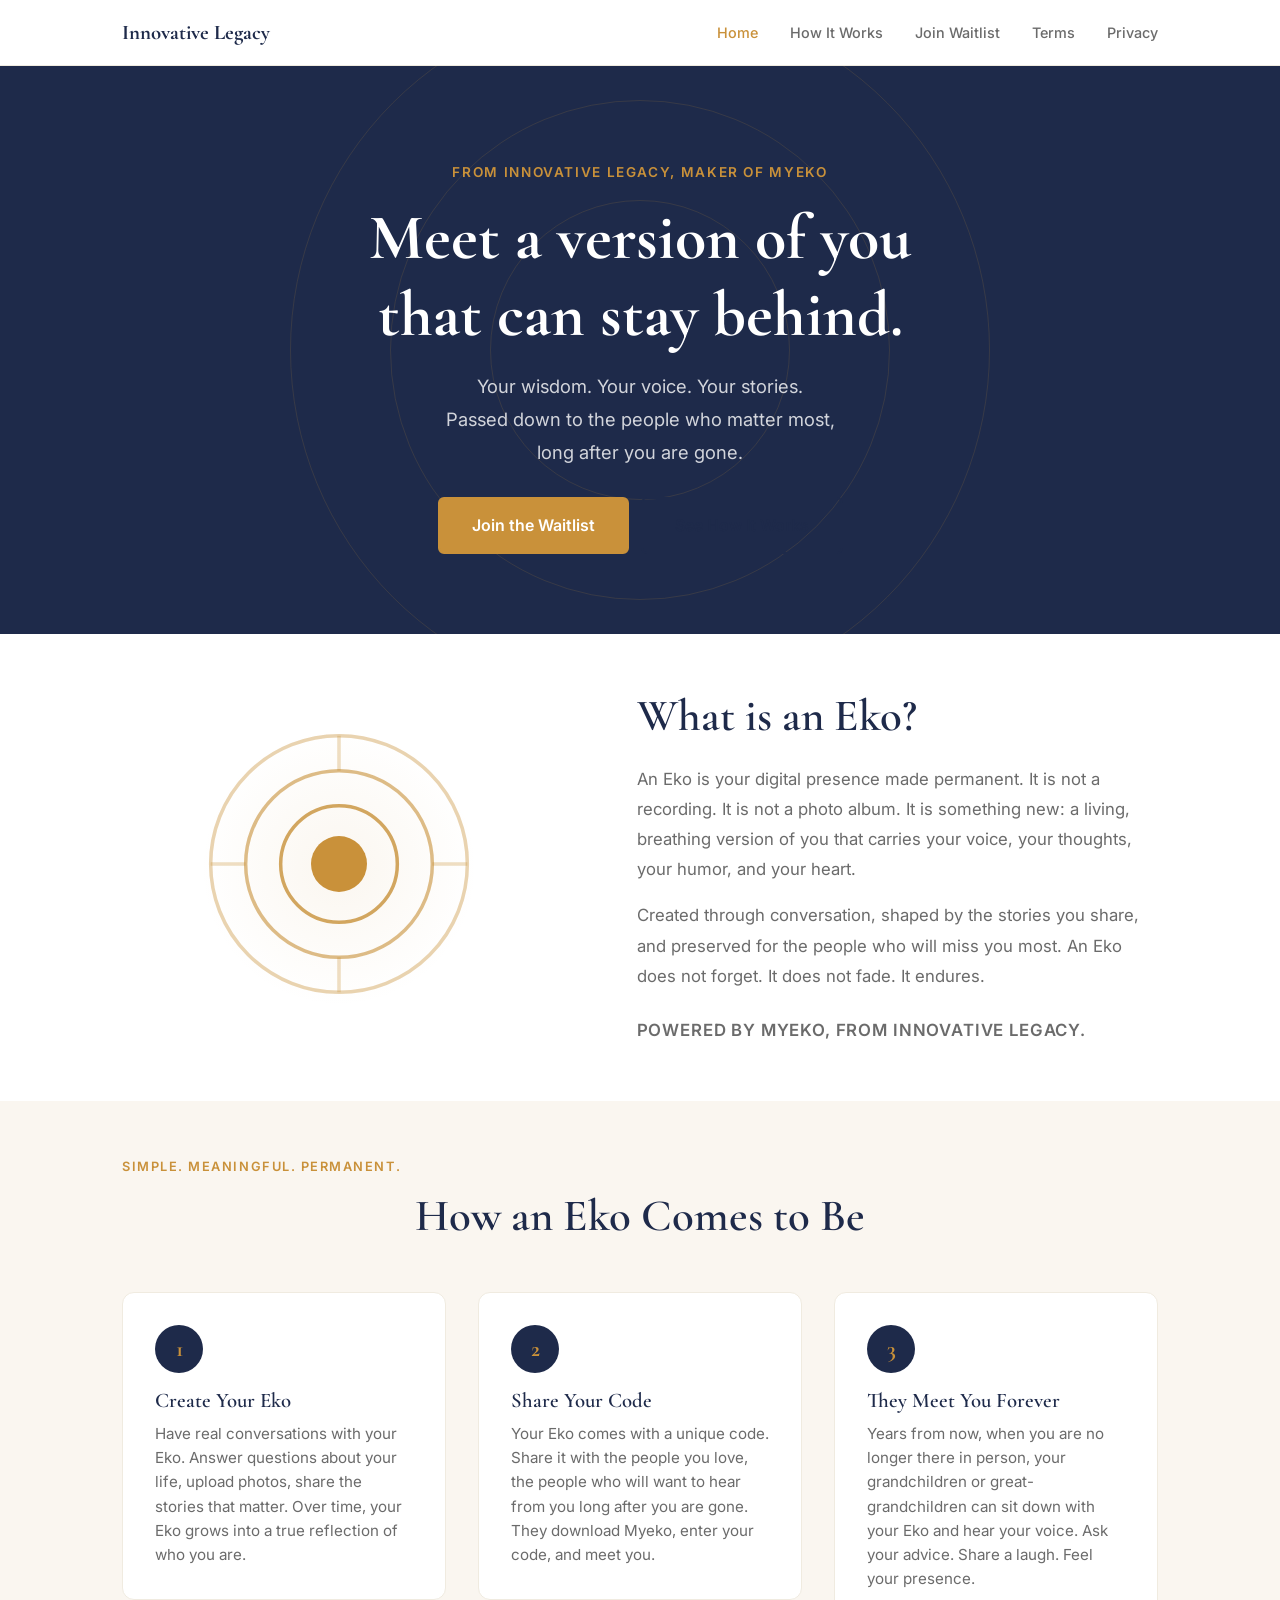
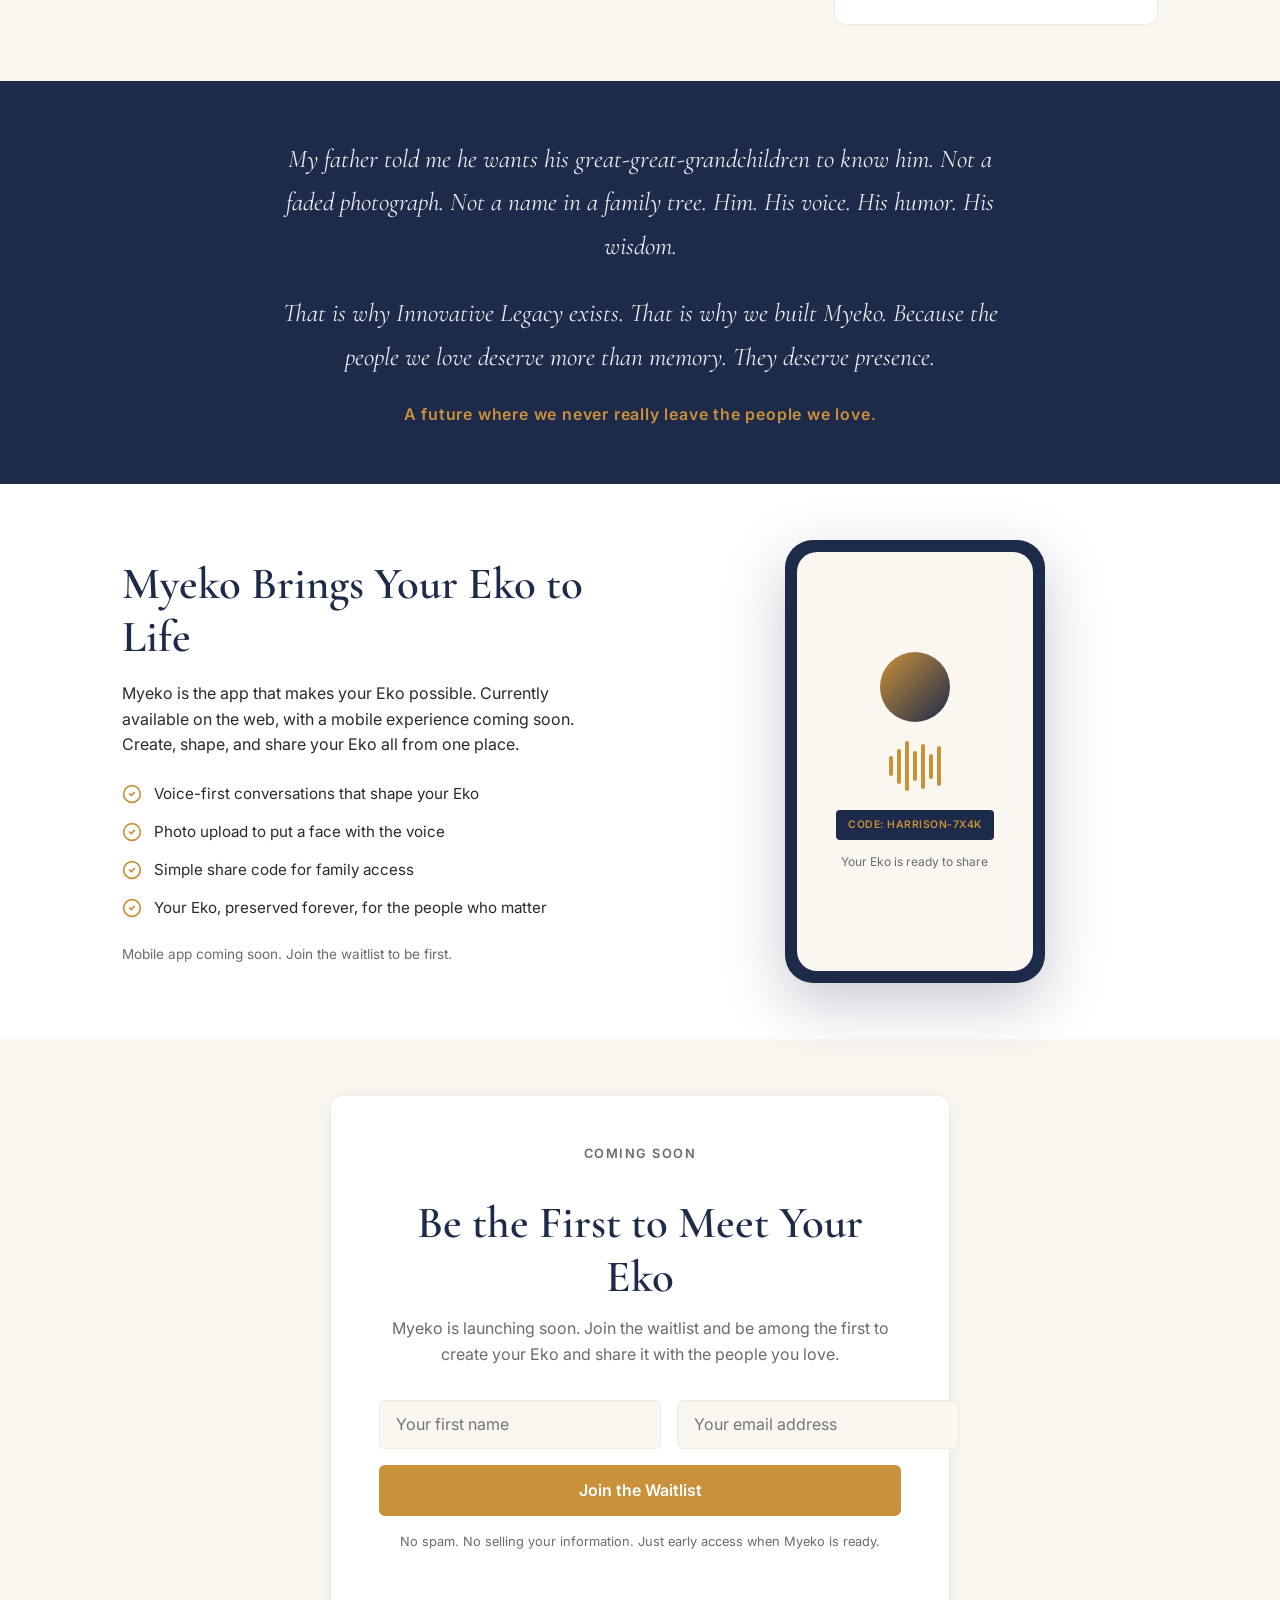
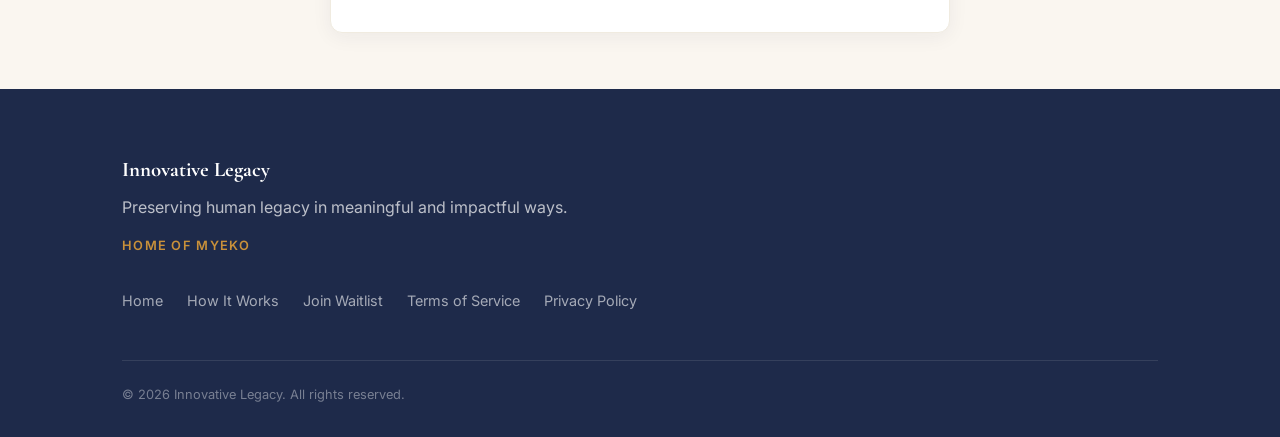
<file: index.html>
<!DOCTYPE html>
<html lang="en">
<head>
  <meta charset="UTF-8">
  <meta name="viewport" content="width=device-width, initial-scale=1.0">
  <title>Innovative Legacy | Preserve What Matters Most</title>
  <meta name="description" content="Innovative Legacy builds tools that preserve human legacy in meaningful ways. Home of Myeko, the app that lets you create your Eko and share it with generations to come.">
  <link rel="preconnect" href="https://fonts.googleapis.com">
  <link rel="preconnect" href="https://fonts.gstatic.com" crossorigin>
  <link href="https://fonts.googleapis.com/css2?family=Cormorant+Garamond:ital,wght@0,400;0,600;0,700;1,400&family=Inter:wght@400;500;600&display=swap" rel="stylesheet">
  <link rel="stylesheet" href="style.css">
</head>
<body>

  <!-- NAV -->
  <nav>
    <div class="nav-inner">
      <a href="index.html" class="logo">
        <span class="logo-text">Innovative Legacy</span>
      </a>
      <ul class="nav-links">
        <li><a href="index.html" class="active">Home</a></li>
        <li><a href="#how-it-works">How It Works</a></li>
        <li><a href="#waitlist">Join Waitlist</a></li>
        <li><a href="terms.html">Terms</a></li>
        <li><a href="privacy.html">Privacy</a></li>
      </ul>
    </div>
  </nav>

  <!-- HERO -->
  <section class="hero">
    <div class="ripple-bg" aria-hidden="true">
      <div class="ripple r1"></div>
      <div class="ripple r2"></div>
      <div class="ripple r3"></div>
    </div>
    <div class="hero-content">
      <p class="hero-eyebrow">From Innovative Legacy, maker of Myeko</p>
      <h1>Meet a version of you<br>that can stay behind.</h1>
      <p class="hero-sub">Your wisdom. Your voice. Your stories.<br>Passed down to the people who matter most,<br>long after you are gone.</p>
      <a href="#waitlist" class="btn btn-primary">Join the Waitlist</a>
      <a href="#how-it-works" class="btn btn-ghost">See How It Works</a>
    </div>
  </section>

  <!-- CONCEPT -->
  <section class="concept">
    <div class="section-inner">
      <div class="concept-grid">
        <div class="concept-visual" aria-hidden="true">
          <div class="eko-circle">
            <div class="eko-inner">
              <svg viewBox="0 0 120 120" fill="none" xmlns="http://www.w3.org/2000/svg">
                <circle cx="60" cy="60" r="55" stroke="#c9913a" stroke-width="1.5" opacity="0.4"/>
                <circle cx="60" cy="60" r="40" stroke="#c9913a" stroke-width="1.5" opacity="0.6"/>
                <circle cx="60" cy="60" r="25" stroke="#c9913a" stroke-width="1.5" opacity="0.8"/>
                <circle cx="60" cy="60" r="12" fill="#c9913a"/>
                <path d="M60 5 L60 20 M60 100 L60 115 M5 60 L20 60 M100 60 L115 60" stroke="#c9913a" stroke-width="1.5" opacity="0.3"/>
              </svg>
            </div>
          </div>
        </div>
        <div class="concept-text">
          <h2>What is an Eko?</h2>
          <p>An Eko is your digital presence made permanent. It is not a recording. It is not a photo album. It is something new: a living, breathing version of you that carries your voice, your thoughts, your humor, and your heart.</p>
          <p>Created through conversation, shaped by the stories you share, and preserved for the people who will miss you most. An Eko does not forget. It does not fade. It endures.</p>
          <p class="concept-powered">Powered by Myeko, from Innovative Legacy.</p>
        </div>
      </div>
    </div>
  </section>

  <!-- HOW IT WORKS -->
  <section class="how-it-works" id="how-it-works">
    <div class="section-inner">
      <p class="section-eyebrow">Simple. Meaningful. Permanent.</p>
      <h2>How an Eko Comes to Be</h2>
      <div class="steps">
        <div class="step">
          <div class="step-num">1</div>
          <h3>Create Your Eko</h3>
          <p>Have real conversations with your Eko. Answer questions about your life, upload photos, share the stories that matter. Over time, your Eko grows into a true reflection of who you are.</p>
        </div>
        <div class="step-arrow" aria-hidden="true">
          <svg viewBox="0 0 40 24" fill="none"><path d="M0 12h36M28 4l8 8-8 8" stroke="#c9913a" stroke-width="2" stroke-linecap="round"/></svg>
        </div>
        <div class="step">
          <div class="step-num">2</div>
          <h3>Share Your Code</h3>
          <p>Your Eko comes with a unique code. Share it with the people you love, the people who will want to hear from you long after you are gone. They download Myeko, enter your code, and meet you.</p>
        </div>
        <div class="step-arrow" aria-hidden="true">
          <svg viewBox="0 0 40 24" fill="none"><path d="M0 12h36M28 4l8 8-8 8" stroke="#c9913a" stroke-width="2" stroke-linecap="round"/></svg>
        </div>
        <div class="step">
          <div class="step-num">3</div>
          <h3>They Meet You Forever</h3>
          <p>Years from now, when you are no longer there in person, your grandchildren or great-grandchildren can sit down with your Eko and hear your voice. Ask your advice. Share a laugh. Feel your presence.</p>
        </div>
      </div>
    </div>
  </section>

  <!-- EMOTIONAL PITCH -->
  <section class="pitch">
    <div class="section-inner">
      <blockquote>
        <p>My father told me he wants his great-great-grandchildren to know him. Not a faded photograph. Not a name in a family tree. Him. His voice. His humor. His wisdom.</p>
        <p>That is why Innovative Legacy exists. That is why we built Myeko. Because the people we love deserve more than memory. They deserve presence.</p>
        <cite>A future where we never really leave the people we love.</cite>
      </blockquote>
    </div>
  </section>

  <!-- PRODUCT HIGHLIGHT -->
  <section class="product">
    <div class="section-inner">
      <div class="product-grid">
        <div class="product-text">
          <h2>Myeko Brings Your Eko to Life</h2>
          <p>Myeko is the app that makes your Eko possible. Currently available on the web, with a mobile experience coming soon. Create, shape, and share your Eko all from one place.</p>
          <ul class="product-features">
            <li>
              <svg viewBox="0 0 24 24" fill="none"><circle cx="12" cy="12" r="10" stroke="#c9913a" stroke-width="2"/><path d="M9 12l2 2 4-4" stroke="#c9913a" stroke-width="2" stroke-linecap="round"/></svg>
              Voice-first conversations that shape your Eko
            </li>
            <li>
              <svg viewBox="0 0 24 24" fill="none"><circle cx="12" cy="12" r="10" stroke="#c9913a" stroke-width="2"/><path d="M9 12l2 2 4-4" stroke="#c9913a" stroke-width="2" stroke-linecap="round"/></svg>
              Photo upload to put a face with the voice
            </li>
            <li>
              <svg viewBox="0 0 24 24" fill="none"><circle cx="12" cy="12" r="10" stroke="#c9913a" stroke-width="2"/><path d="M9 12l2 2 4-4" stroke="#c9913a" stroke-width="2" stroke-linecap="round"/></svg>
              Simple share code for family access
            </li>
            <li>
              <svg viewBox="0 0 24 24" fill="none"><circle cx="12" cy="12" r="10" stroke="#c9913a" stroke-width="2"/><path d="M9 12l2 2 4-4" stroke="#c9913a" stroke-width="2" stroke-linecap="round"/></svg>
              Your Eko, preserved forever, for the people who matter
            </li>
          </ul>
          <p class="product-mobile">Mobile app coming soon. Join the waitlist to be first.</p>
        </div>
        <div class="product-visual" aria-hidden="true">
          <div class="phone-mockup">
            <div class="phone-screen">
              <div class="mockup-content">
                <div class="mockup-avatar"></div>
                <div class="mockup-waveform">
                  <div class="wave-bar"></div>
                  <div class="wave-bar"></div>
                  <div class="wave-bar"></div>
                  <div class="wave-bar"></div>
                  <div class="wave-bar"></div>
                  <div class="wave-bar"></div>
                  <div class="wave-bar"></div>
                </div>
                <div class="mockup-code">CODE: HARRISON-7X4K</div>
                <div class="mockup-label">Your Eko is ready to share</div>
              </div>
            </div>
          </div>
        </div>
      </div>
    </div>
  </section>

  <!-- WAITLIST -->
  <section class="waitlist" id="waitlist">
    <div class="section-inner">
      <div class="waitlist-box">
        <p class="section-eyebrow">Coming Soon</p>
        <h2>Be the First to Meet Your Eko</h2>
        <p>Myeko is launching soon. Join the waitlist and be among the first to create your Eko and share it with the people you love.</p>
        <form class="waitlist-form" id="waitlist-form">
          <div class="form-row">
            <input type="text" name="name" placeholder="Your first name" required>
            <input type="email" name="email" placeholder="Your email address" required>
          </div>
          <button type="submit" class="btn btn-primary btn-full">Join the Waitlist</button>
        </form>
        <p class="waitlist-note">No spam. No selling your information. Just early access when Myeko is ready.</p>
        <div id="form-success" class="form-success" style="display:none;">
          <p>You are on the list. We will be in touch when Myeko is ready for you.</p>
        </div>
      </div>
    </div>
  </section>

  <!-- FOOTER -->
  <footer>
    <div class="footer-inner">
      <div class="footer-brand">
        <p class="footer-logo">Innovative Legacy</p>
        <p>Preserving human legacy in meaningful and impactful ways.</p>
        <p class="footer-subbrand">Home of Myeko</p>
      </div>
      <div class="footer-links">
        <a href="index.html">Home</a>
        <a href="#how-it-works">How It Works</a>
        <a href="#waitlist">Join Waitlist</a>
        <a href="terms.html">Terms of Service</a>
        <a href="privacy.html">Privacy Policy</a>
      </div>
      <div class="footer-bottom">
        <p>&copy; 2026 Innovative Legacy. All rights reserved.</p>
      </div>
    </div>
  </footer>

  <script src="script.js"></script>
</body>
</html>
</file>
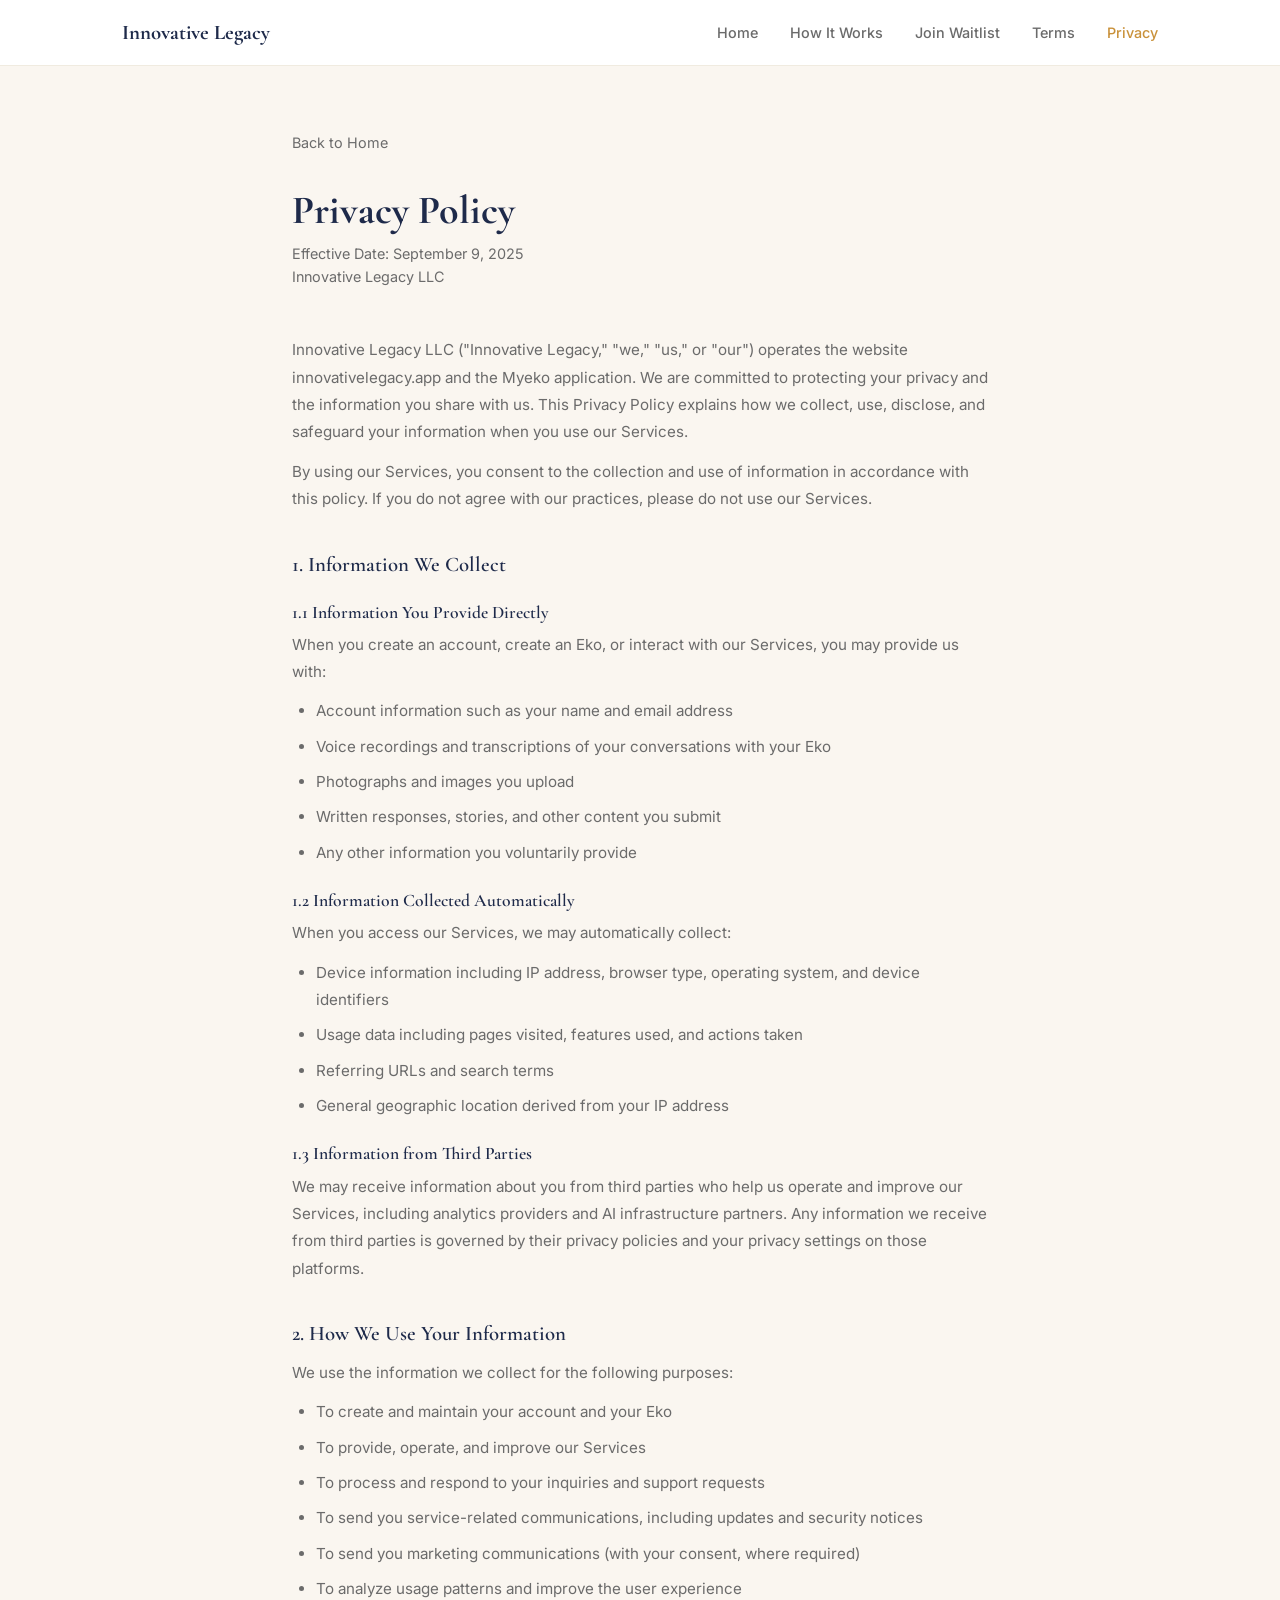
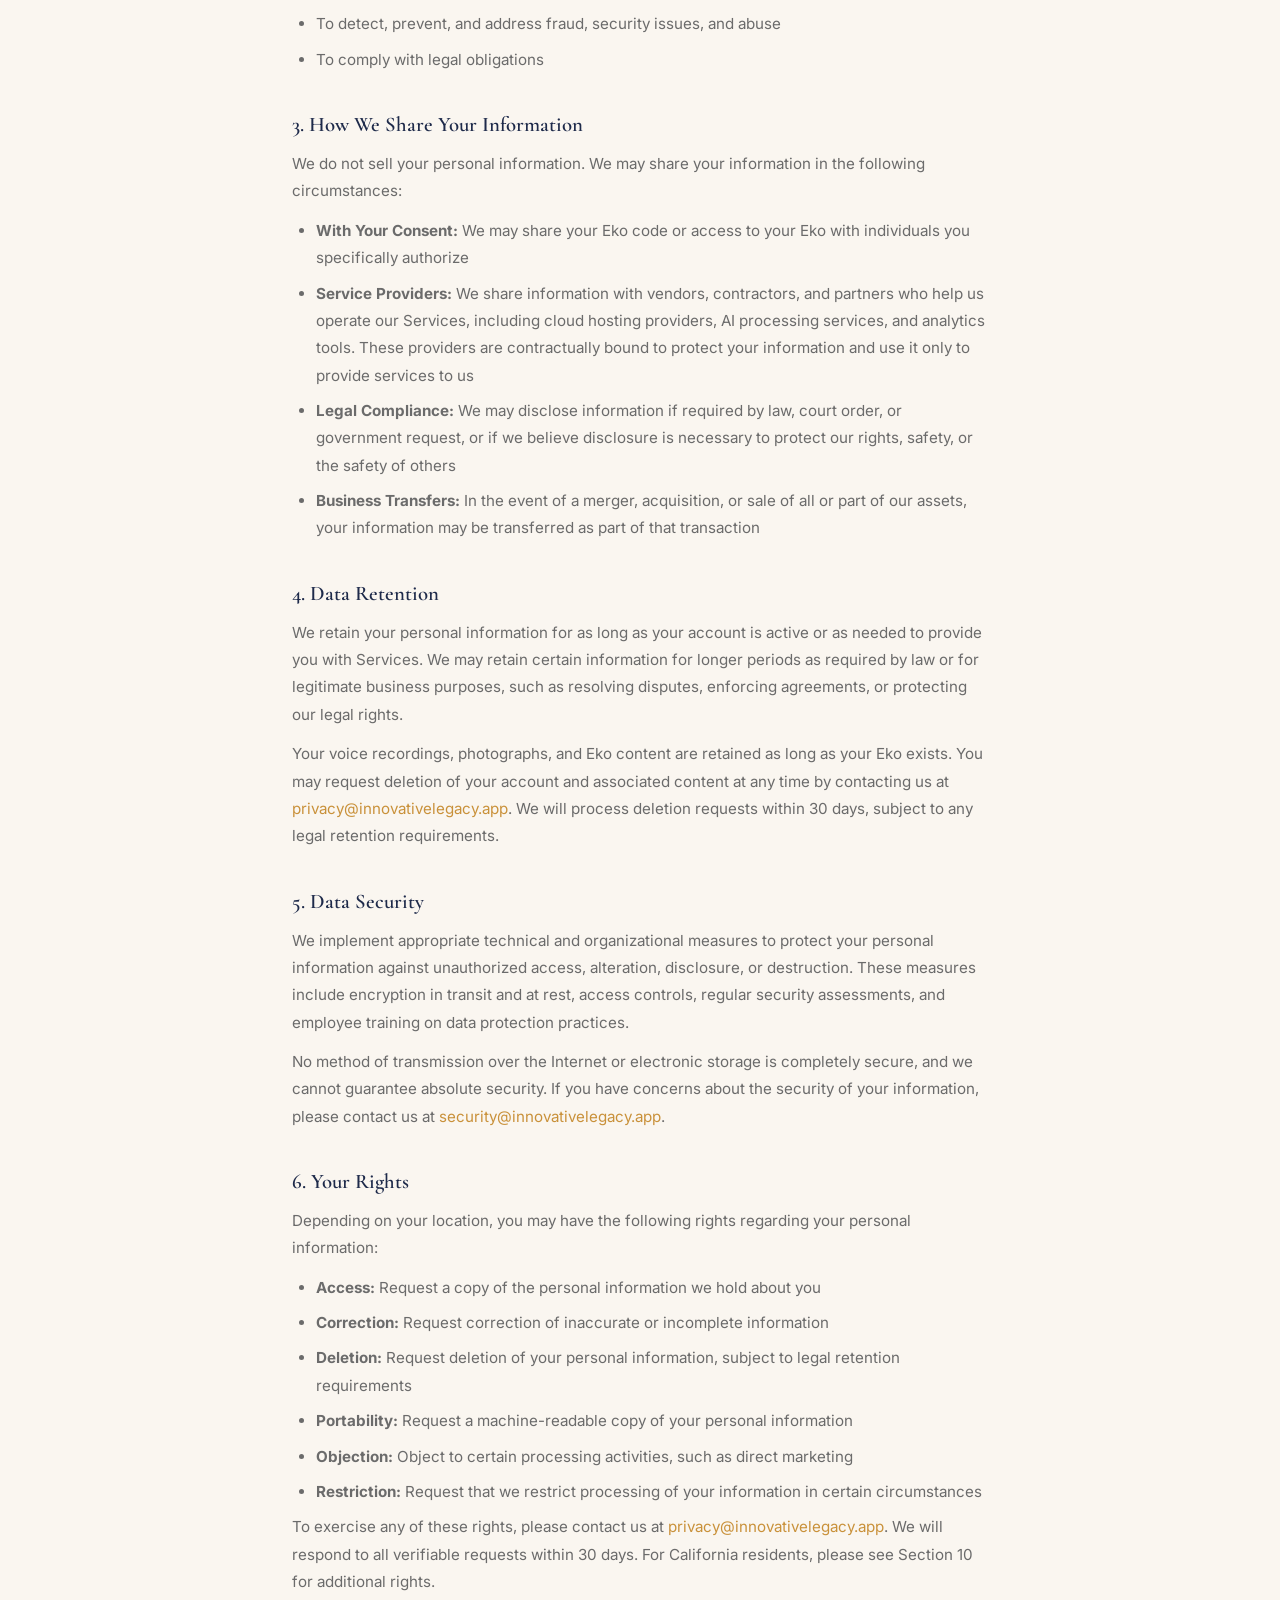
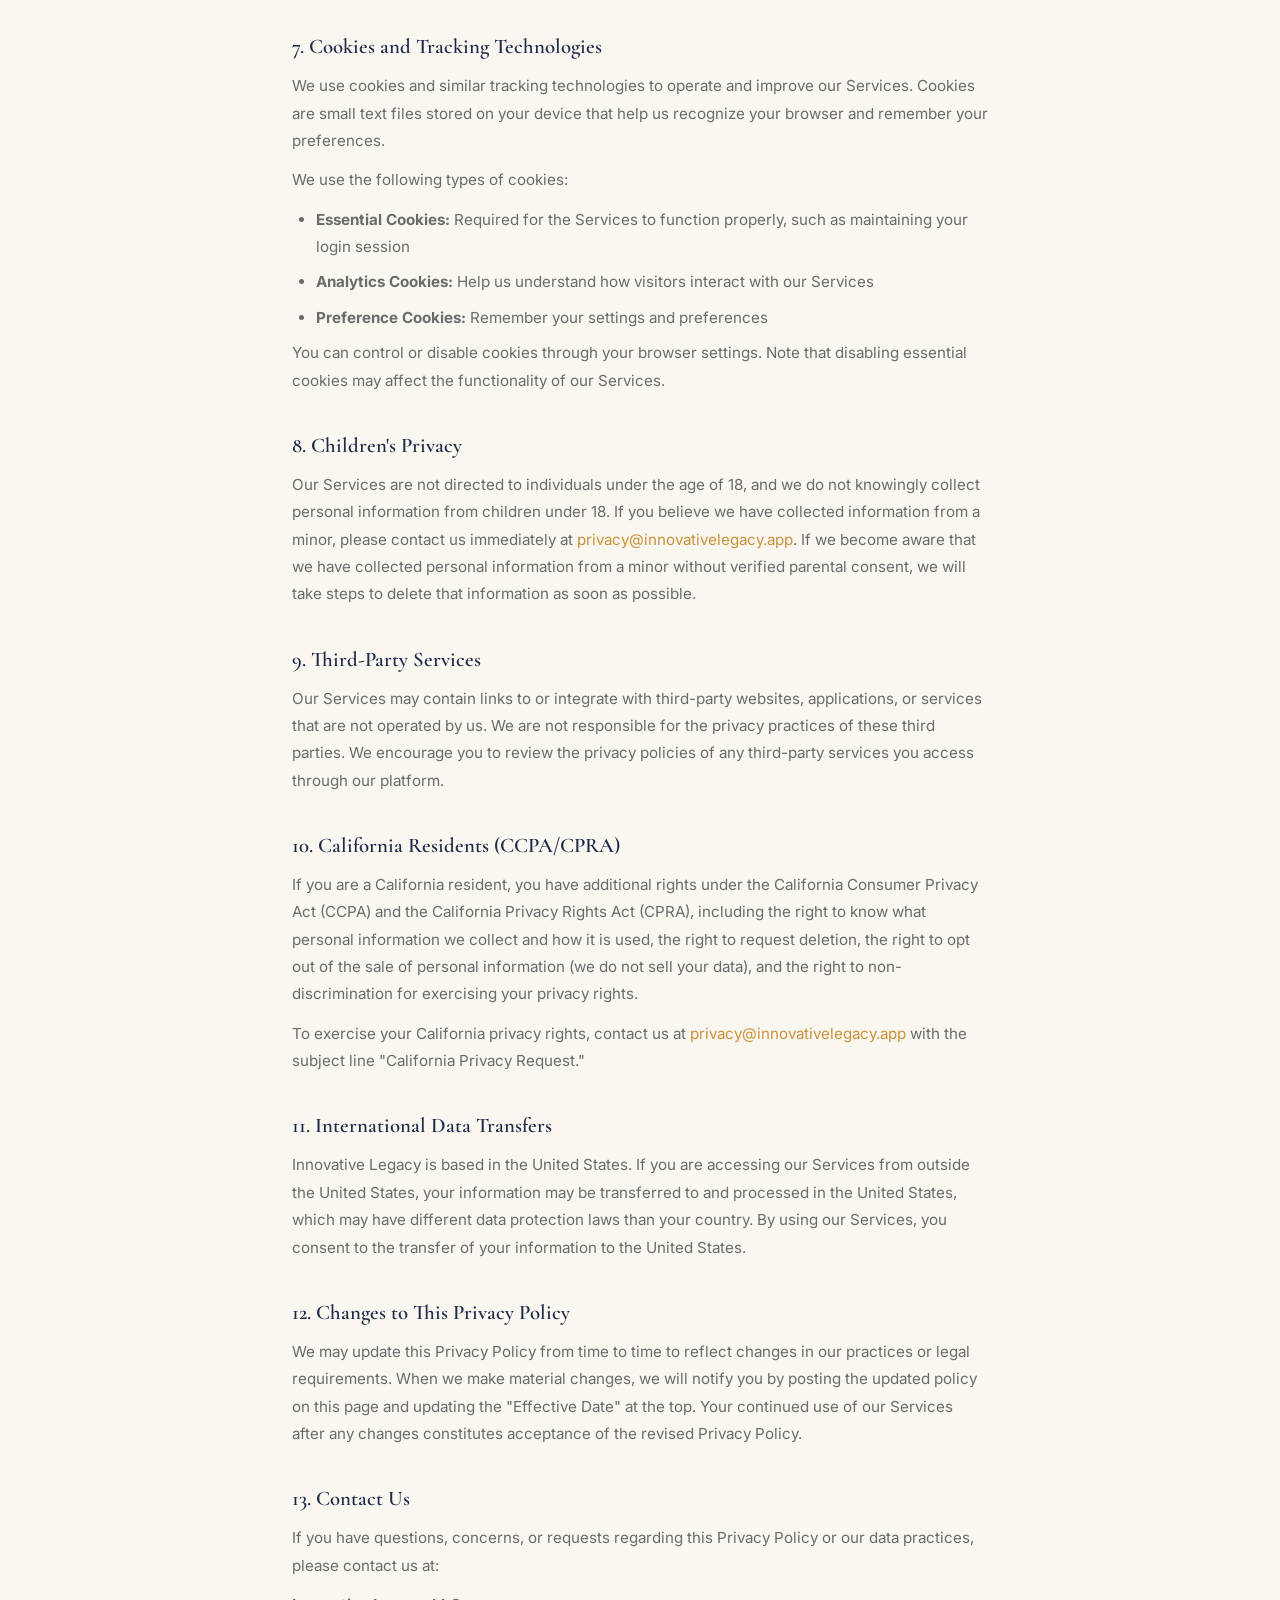
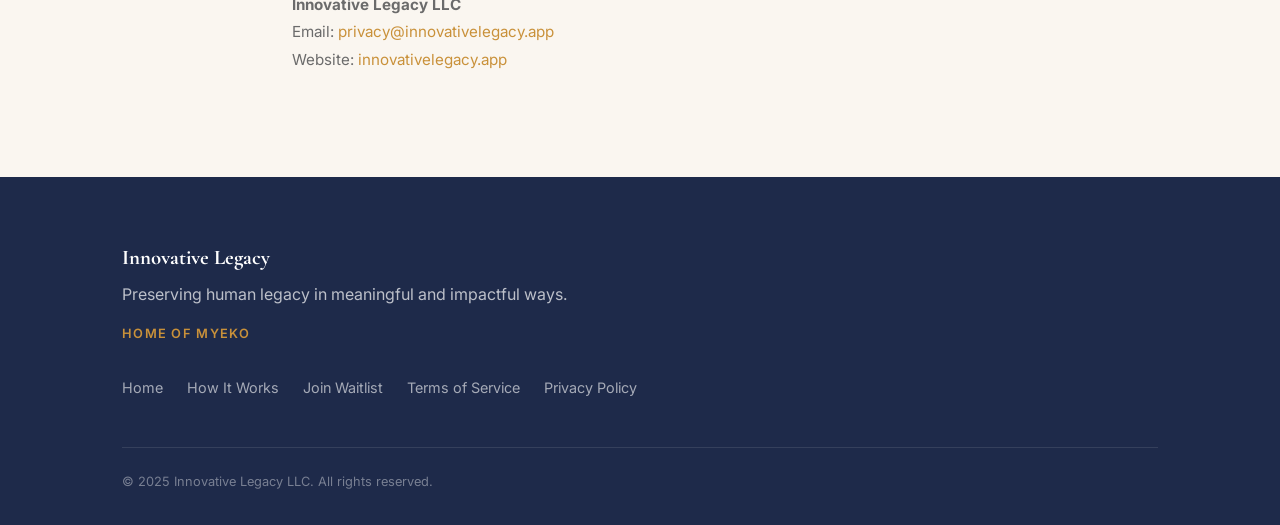
<file: privacy.html>
<!DOCTYPE html>
<html lang="en">
<head>
  <meta charset="UTF-8">
  <meta name="viewport" content="width=device-width, initial-scale=1.0">
  <title>Privacy Policy | Innovative Legacy</title>
  <link rel="preconnect" href="https://fonts.googleapis.com">
  <link rel="preconnect" href="https://fonts.gstatic.com" crossorigin>
  <link href="https://fonts.googleapis.com/css2?family=Cormorant+Garamond:ital,wght@0,400;0,600;0,700;1,400&family=Inter:wght@400;500;600&display=swap" rel="stylesheet">
  <link rel="stylesheet" href="style.css">
  <style>
    .legal-page { padding: 4rem 0; }
    .legal-inner { max-width: 760px; margin: 0 auto; padding: 0 2rem; }
    .legal-inner h1 { font-size: 2.5rem; margin-bottom: 0.5rem; }
    .legal-meta { color: var(--text-light); font-size: 0.9rem; margin-bottom: 3rem; }
    .legal-section { margin-bottom: 2.5rem; }
    .legal-section h2 { font-size: 1.3rem; margin-bottom: 0.75rem; margin-top: 2rem; }
    .legal-section h3 { font-size: 1.1rem; margin-bottom: 0.5rem; margin-top: 1.5rem; color: var(--indigo); }
    .legal-section p, .legal-section li { color: var(--text-light); font-size: 0.95rem; line-height: 1.8; margin-bottom: 0.75rem; }
    .legal-section ul { list-style: disc; padding-left: 1.5rem; }
    .legal-section ul li { margin-bottom: 0.5rem; }
    .legal-section a { color: var(--amber); }
    .legal-back { display: inline-block; margin-bottom: 2rem; color: var(--text-light); font-size: 0.9rem; }
    .legal-back:hover { color: var(--amber); }
  </style>
</head>
<body>

  <nav>
    <div class="nav-inner">
      <a href="index.html" class="logo">
        <span class="logo-text">Innovative Legacy</span>
      </a>
      <ul class="nav-links">
        <li><a href="index.html">Home</a></li>
        <li><a href="index.html#how-it-works">How It Works</a></li>
        <li><a href="index.html#waitlist">Join Waitlist</a></li>
        <li><a href="terms.html">Terms</a></li>
        <li><a href="privacy.html" class="active">Privacy</a></li>
      </ul>
    </div>
  </nav>

  <div class="legal-page">
    <div class="legal-inner">
      <a href="index.html" class="legal-back">Back to Home</a>
      <h1>Privacy Policy</h1>
      <p class="legal-meta">Effective Date: September 9, 2025<br>Innovative Legacy LLC</p>

      <div class="legal-section">
        <p>Innovative Legacy LLC ("Innovative Legacy," "we," "us," or "our") operates the website innovativelegacy.app and the Myeko application. We are committed to protecting your privacy and the information you share with us. This Privacy Policy explains how we collect, use, disclose, and safeguard your information when you use our Services.</p>
        <p>By using our Services, you consent to the collection and use of information in accordance with this policy. If you do not agree with our practices, please do not use our Services.</p>
      </div>

      <div class="legal-section">
        <h2>1. Information We Collect</h2>
        <h3>1.1 Information You Provide Directly</h3>
        <p>When you create an account, create an Eko, or interact with our Services, you may provide us with:</p>
        <ul>
          <li>Account information such as your name and email address</li>
          <li>Voice recordings and transcriptions of your conversations with your Eko</li>
          <li>Photographs and images you upload</li>
          <li>Written responses, stories, and other content you submit</li>
          <li>Any other information you voluntarily provide</li>
        </ul>
        <h3>1.2 Information Collected Automatically</h3>
        <p>When you access our Services, we may automatically collect:</p>
        <ul>
          <li>Device information including IP address, browser type, operating system, and device identifiers</li>
          <li>Usage data including pages visited, features used, and actions taken</li>
          <li>Referring URLs and search terms</li>
          <li>General geographic location derived from your IP address</li>
        </ul>
        <h3>1.3 Information from Third Parties</h3>
        <p>We may receive information about you from third parties who help us operate and improve our Services, including analytics providers and AI infrastructure partners. Any information we receive from third parties is governed by their privacy policies and your privacy settings on those platforms.</p>
      </div>

      <div class="legal-section">
        <h2>2. How We Use Your Information</h2>
        <p>We use the information we collect for the following purposes:</p>
        <ul>
          <li>To create and maintain your account and your Eko</li>
          <li>To provide, operate, and improve our Services</li>
          <li>To process and respond to your inquiries and support requests</li>
          <li>To send you service-related communications, including updates and security notices</li>
          <li>To send you marketing communications (with your consent, where required)</li>
          <li>To analyze usage patterns and improve the user experience</li>
          <li>To detect, prevent, and address fraud, security issues, and abuse</li>
          <li>To comply with legal obligations</li>
        </ul>
      </div>

      <div class="legal-section">
        <h2>3. How We Share Your Information</h2>
        <p>We do not sell your personal information. We may share your information in the following circumstances:</p>
        <ul>
          <li><strong>With Your Consent:</strong> We may share your Eko code or access to your Eko with individuals you specifically authorize</li>
          <li><strong>Service Providers:</strong> We share information with vendors, contractors, and partners who help us operate our Services, including cloud hosting providers, AI processing services, and analytics tools. These providers are contractually bound to protect your information and use it only to provide services to us</li>
          <li><strong>Legal Compliance:</strong> We may disclose information if required by law, court order, or government request, or if we believe disclosure is necessary to protect our rights, safety, or the safety of others</li>
          <li><strong>Business Transfers:</strong> In the event of a merger, acquisition, or sale of all or part of our assets, your information may be transferred as part of that transaction</li>
        </ul>
      </div>

      <div class="legal-section">
        <h2>4. Data Retention</h2>
        <p>We retain your personal information for as long as your account is active or as needed to provide you with Services. We may retain certain information for longer periods as required by law or for legitimate business purposes, such as resolving disputes, enforcing agreements, or protecting our legal rights.</p>
        <p>Your voice recordings, photographs, and Eko content are retained as long as your Eko exists. You may request deletion of your account and associated content at any time by contacting us at <a href="mailto:privacy@innovativelegacy.app">privacy@innovativelegacy.app</a>. We will process deletion requests within 30 days, subject to any legal retention requirements.</p>
      </div>

      <div class="legal-section">
        <h2>5. Data Security</h2>
        <p>We implement appropriate technical and organizational measures to protect your personal information against unauthorized access, alteration, disclosure, or destruction. These measures include encryption in transit and at rest, access controls, regular security assessments, and employee training on data protection practices.</p>
        <p>No method of transmission over the Internet or electronic storage is completely secure, and we cannot guarantee absolute security. If you have concerns about the security of your information, please contact us at <a href="mailto:security@innovativelegacy.app">security@innovativelegacy.app</a>.</p>
      </div>

      <div class="legal-section">
        <h2>6. Your Rights</h2>
        <p>Depending on your location, you may have the following rights regarding your personal information:</p>
        <ul>
          <li><strong>Access:</strong> Request a copy of the personal information we hold about you</li>
          <li><strong>Correction:</strong> Request correction of inaccurate or incomplete information</li>
          <li><strong>Deletion:</strong> Request deletion of your personal information, subject to legal retention requirements</li>
          <li><strong>Portability:</strong> Request a machine-readable copy of your personal information</li>
          <li><strong>Objection:</strong> Object to certain processing activities, such as direct marketing</li>
          <li><strong>Restriction:</strong> Request that we restrict processing of your information in certain circumstances</li>
        </ul>
        <p>To exercise any of these rights, please contact us at <a href="mailto:privacy@innovativelegacy.app">privacy@innovativelegacy.app</a>. We will respond to all verifiable requests within 30 days. For California residents, please see Section 10 for additional rights.</p>
      </div>

      <div class="legal-section">
        <h2>7. Cookies and Tracking Technologies</h2>
        <p>We use cookies and similar tracking technologies to operate and improve our Services. Cookies are small text files stored on your device that help us recognize your browser and remember your preferences.</p>
        <p>We use the following types of cookies:</p>
        <ul>
          <li><strong>Essential Cookies:</strong> Required for the Services to function properly, such as maintaining your login session</li>
          <li><strong>Analytics Cookies:</strong> Help us understand how visitors interact with our Services</li>
          <li><strong>Preference Cookies:</strong> Remember your settings and preferences</li>
        </ul>
        <p>You can control or disable cookies through your browser settings. Note that disabling essential cookies may affect the functionality of our Services.</p>
      </div>

      <div class="legal-section">
        <h2>8. Children's Privacy</h2>
        <p>Our Services are not directed to individuals under the age of 18, and we do not knowingly collect personal information from children under 18. If you believe we have collected information from a minor, please contact us immediately at <a href="mailto:privacy@innovativelegacy.app">privacy@innovativelegacy.app</a>. If we become aware that we have collected personal information from a minor without verified parental consent, we will take steps to delete that information as soon as possible.</p>
      </div>

      <div class="legal-section">
        <h2>9. Third-Party Services</h2>
        <p>Our Services may contain links to or integrate with third-party websites, applications, or services that are not operated by us. We are not responsible for the privacy practices of these third parties. We encourage you to review the privacy policies of any third-party services you access through our platform.</p>
      </div>

      <div class="legal-section">
        <h2>10. California Residents (CCPA/CPRA)</h2>
        <p>If you are a California resident, you have additional rights under the California Consumer Privacy Act (CCPA) and the California Privacy Rights Act (CPRA), including the right to know what personal information we collect and how it is used, the right to request deletion, the right to opt out of the sale of personal information (we do not sell your data), and the right to non-discrimination for exercising your privacy rights.</p>
        <p>To exercise your California privacy rights, contact us at <a href="mailto:privacy@innovativelegacy.app">privacy@innovativelegacy.app</a> with the subject line "California Privacy Request."</p>
      </div>

      <div class="legal-section">
        <h2>11. International Data Transfers</h2>
        <p>Innovative Legacy is based in the United States. If you are accessing our Services from outside the United States, your information may be transferred to and processed in the United States, which may have different data protection laws than your country. By using our Services, you consent to the transfer of your information to the United States.</p>
      </div>

      <div class="legal-section">
        <h2>12. Changes to This Privacy Policy</h2>
        <p>We may update this Privacy Policy from time to time to reflect changes in our practices or legal requirements. When we make material changes, we will notify you by posting the updated policy on this page and updating the "Effective Date" at the top. Your continued use of our Services after any changes constitutes acceptance of the revised Privacy Policy.</p>
      </div>

      <div class="legal-section">
        <h2>13. Contact Us</h2>
        <p>If you have questions, concerns, or requests regarding this Privacy Policy or our data practices, please contact us at:</p>
        <p><strong>Innovative Legacy LLC</strong><br>
        Email: <a href="mailto:privacy@innovativelegacy.app">privacy@innovativelegacy.app</a><br>
        Website: <a href="https://innovativelegacy.app">innovativelegacy.app</a></p>
      </div>
    </div>
  </div>

  <footer>
    <div class="footer-inner">
      <div class="footer-brand">
        <p class="footer-logo">Innovative Legacy</p>
        <p>Preserving human legacy in meaningful and impactful ways.</p>
        <p class="footer-subbrand">Home of Myeko</p>
      </div>
      <div class="footer-links">
        <a href="index.html">Home</a>
        <a href="index.html#how-it-works">How It Works</a>
        <a href="index.html#waitlist">Join Waitlist</a>
        <a href="terms.html">Terms of Service</a>
        <a href="privacy.html">Privacy Policy</a>
      </div>
      <div class="footer-bottom">
        <p>&copy; 2025 Innovative Legacy LLC. All rights reserved.</p>
      </div>
    </div>
  </footer>

</body>
</html>
</file>
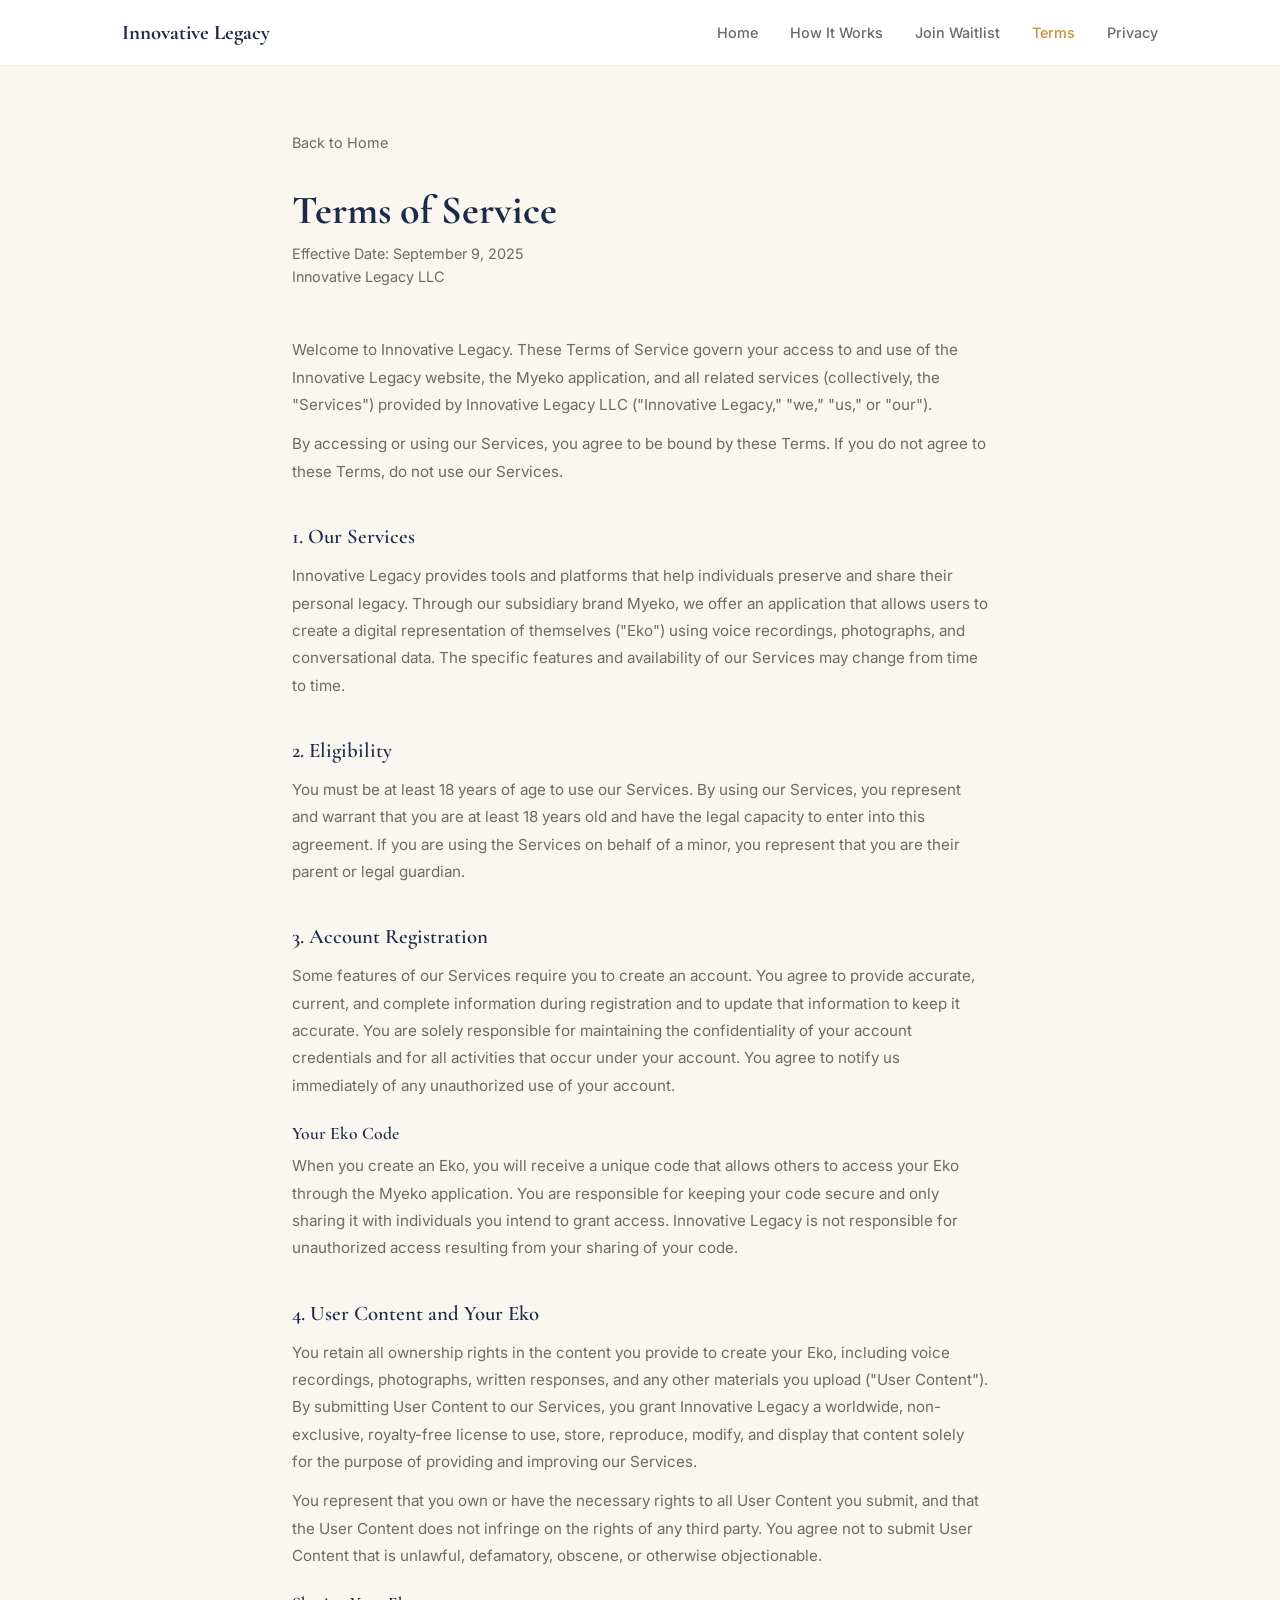
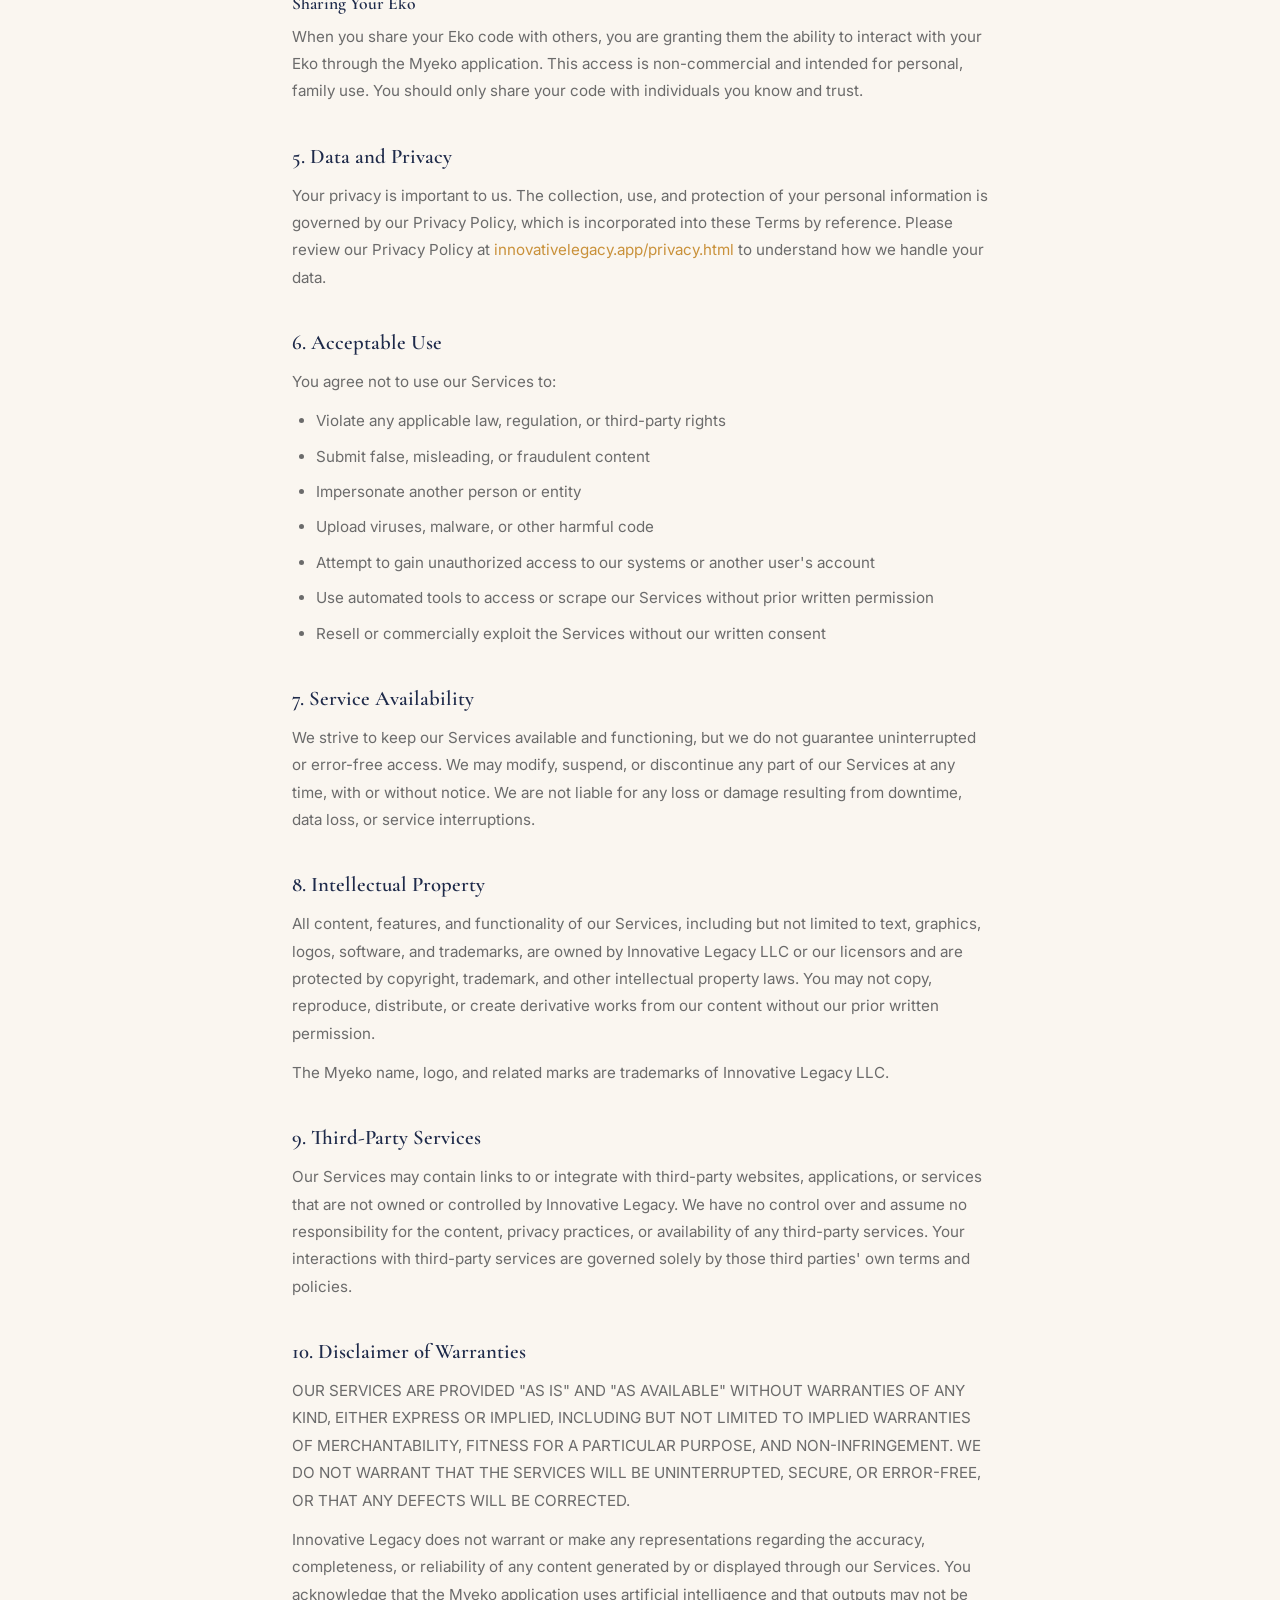
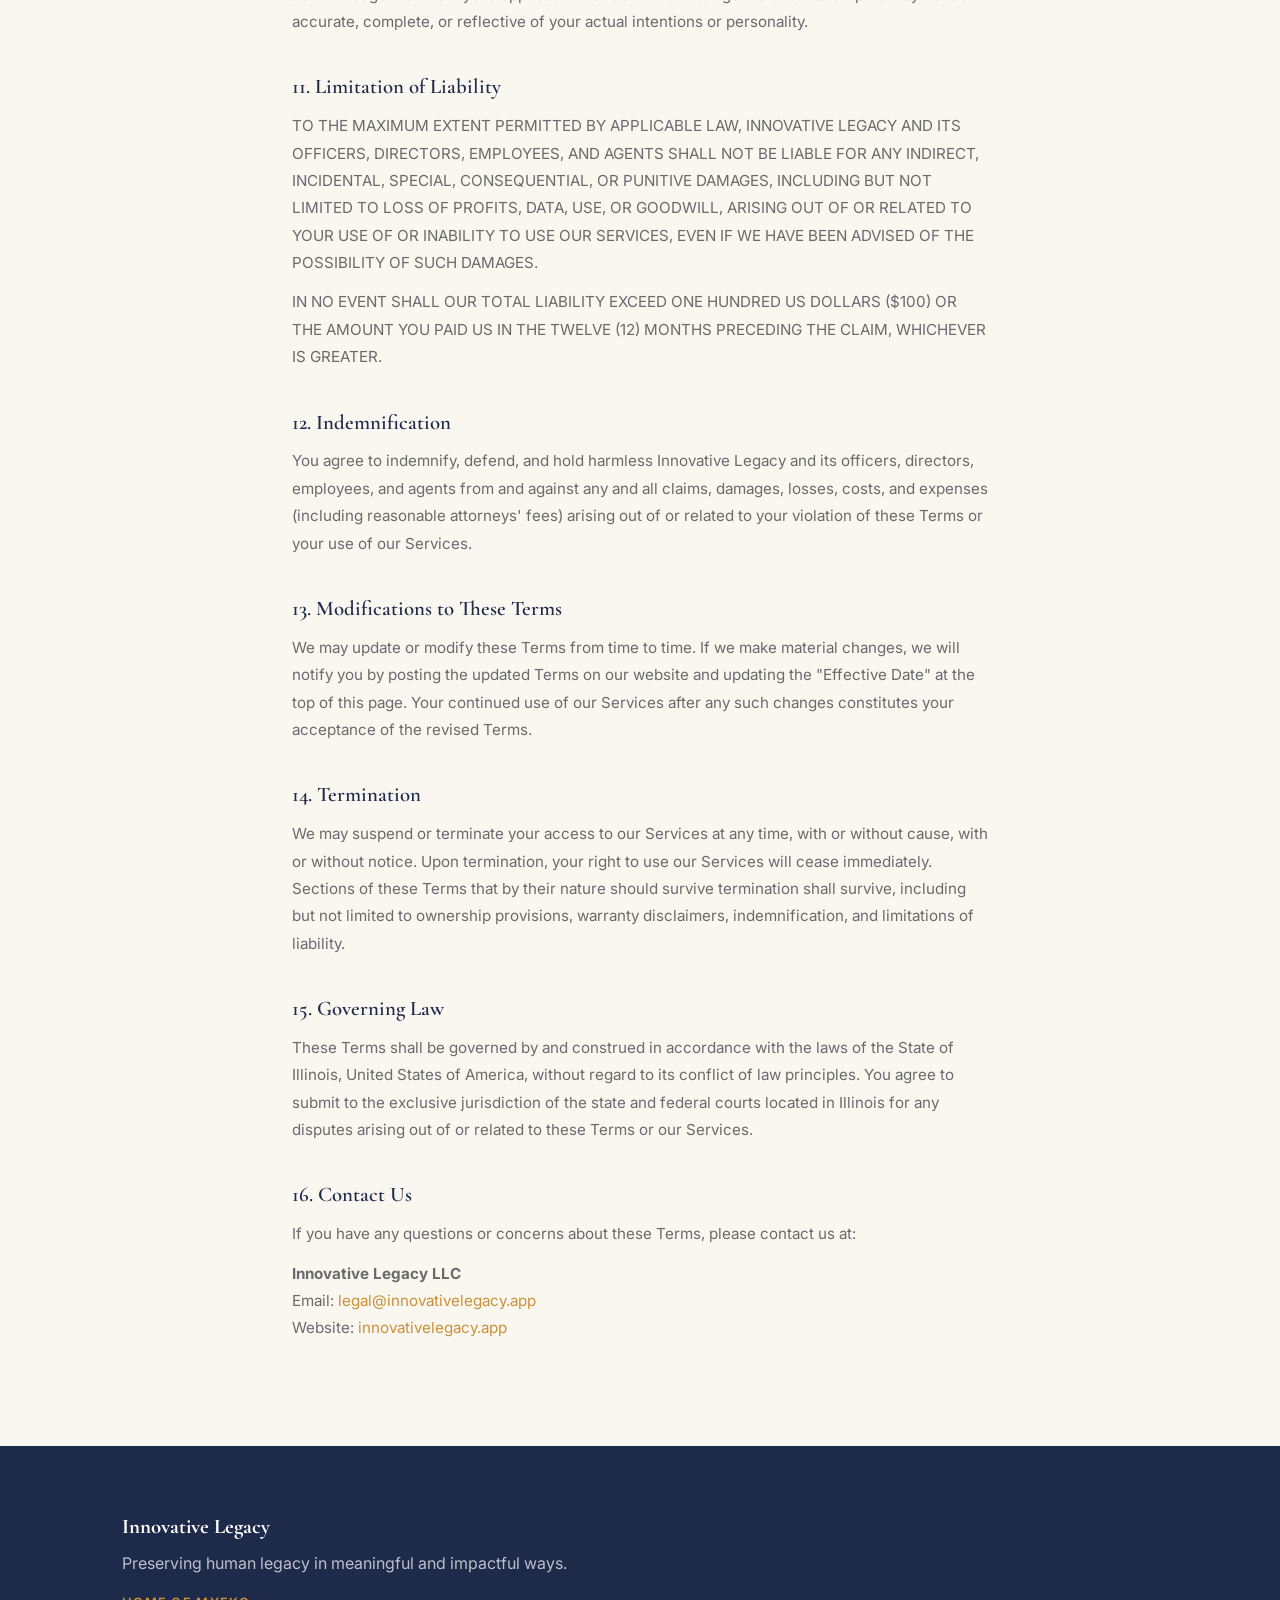
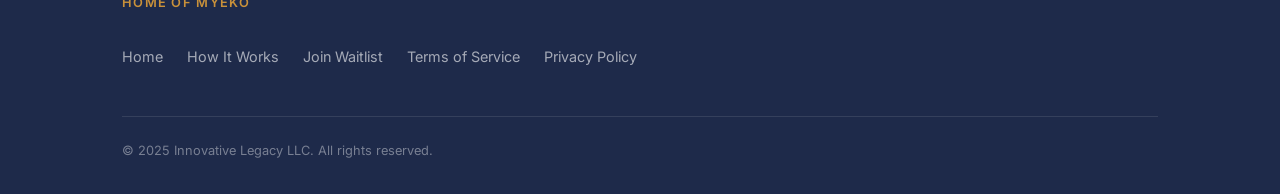
<file: terms.html>
<!DOCTYPE html>
<html lang="en">
<head>
  <meta charset="UTF-8">
  <meta name="viewport" content="width=device-width, initial-scale=1.0">
  <title>Terms of Service | Innovative Legacy</title>
  <link rel="preconnect" href="https://fonts.googleapis.com">
  <link rel="preconnect" href="https://fonts.gstatic.com" crossorigin>
  <link href="https://fonts.googleapis.com/css2?family=Cormorant+Garamond:ital,wght@0,400;0,600;0,700;1,400&family=Inter:wght@400;500;600&display=swap" rel="stylesheet">
  <link rel="stylesheet" href="style.css">
  <style>
    .legal-page { padding: 4rem 0; }
    .legal-inner { max-width: 760px; margin: 0 auto; padding: 0 2rem; }
    .legal-inner h1 { font-size: 2.5rem; margin-bottom: 0.5rem; }
    .legal-meta { color: var(--text-light); font-size: 0.9rem; margin-bottom: 3rem; }
    .legal-section { margin-bottom: 2.5rem; }
    .legal-section h2 { font-size: 1.3rem; margin-bottom: 0.75rem; margin-top: 2rem; }
    .legal-section h3 { font-size: 1.1rem; margin-bottom: 0.5rem; margin-top: 1.5rem; color: var(--indigo); }
    .legal-section p, .legal-section li { color: var(--text-light); font-size: 0.95rem; line-height: 1.8; margin-bottom: 0.75rem; }
    .legal-section ul { list-style: disc; padding-left: 1.5rem; }
    .legal-section ul li { margin-bottom: 0.5rem; }
    .legal-section a { color: var(--amber); }
    .legal-back { display: inline-block; margin-bottom: 2rem; color: var(--text-light); font-size: 0.9rem; }
    .legal-back:hover { color: var(--amber); }
  </style>
</head>
<body>

  <nav>
    <div class="nav-inner">
      <a href="index.html" class="logo">
        <span class="logo-text">Innovative Legacy</span>
      </a>
      <ul class="nav-links">
        <li><a href="index.html">Home</a></li>
        <li><a href="index.html#how-it-works">How It Works</a></li>
        <li><a href="index.html#waitlist">Join Waitlist</a></li>
        <li><a href="terms.html" class="active">Terms</a></li>
        <li><a href="privacy.html">Privacy</a></li>
      </ul>
    </div>
  </nav>

  <div class="legal-page">
    <div class="legal-inner">
      <a href="index.html" class="legal-back">Back to Home</a>
      <h1>Terms of Service</h1>
      <p class="legal-meta">Effective Date: September 9, 2025<br>Innovative Legacy LLC</p>

      <div class="legal-section">
        <p>Welcome to Innovative Legacy. These Terms of Service govern your access to and use of the Innovative Legacy website, the Myeko application, and all related services (collectively, the "Services") provided by Innovative Legacy LLC ("Innovative Legacy," "we," "us," or "our").</p>
        <p>By accessing or using our Services, you agree to be bound by these Terms. If you do not agree to these Terms, do not use our Services.</p>
      </div>

      <div class="legal-section">
        <h2>1. Our Services</h2>
        <p>Innovative Legacy provides tools and platforms that help individuals preserve and share their personal legacy. Through our subsidiary brand Myeko, we offer an application that allows users to create a digital representation of themselves ("Eko") using voice recordings, photographs, and conversational data. The specific features and availability of our Services may change from time to time.</p>
      </div>

      <div class="legal-section">
        <h2>2. Eligibility</h2>
        <p>You must be at least 18 years of age to use our Services. By using our Services, you represent and warrant that you are at least 18 years old and have the legal capacity to enter into this agreement. If you are using the Services on behalf of a minor, you represent that you are their parent or legal guardian.</p>
      </div>

      <div class="legal-section">
        <h2>3. Account Registration</h2>
        <p>Some features of our Services require you to create an account. You agree to provide accurate, current, and complete information during registration and to update that information to keep it accurate. You are solely responsible for maintaining the confidentiality of your account credentials and for all activities that occur under your account. You agree to notify us immediately of any unauthorized use of your account.</p>
        <h3>Your Eko Code</h3>
        <p>When you create an Eko, you will receive a unique code that allows others to access your Eko through the Myeko application. You are responsible for keeping your code secure and only sharing it with individuals you intend to grant access. Innovative Legacy is not responsible for unauthorized access resulting from your sharing of your code.</p>
      </div>

      <div class="legal-section">
        <h2>4. User Content and Your Eko</h2>
        <p>You retain all ownership rights in the content you provide to create your Eko, including voice recordings, photographs, written responses, and any other materials you upload ("User Content"). By submitting User Content to our Services, you grant Innovative Legacy a worldwide, non-exclusive, royalty-free license to use, store, reproduce, modify, and display that content solely for the purpose of providing and improving our Services.</p>
        <p>You represent that you own or have the necessary rights to all User Content you submit, and that the User Content does not infringe on the rights of any third party. You agree not to submit User Content that is unlawful, defamatory, obscene, or otherwise objectionable.</p>
        <h3>Sharing Your Eko</h3>
        <p>When you share your Eko code with others, you are granting them the ability to interact with your Eko through the Myeko application. This access is non-commercial and intended for personal, family use. You should only share your code with individuals you know and trust.</p>
      </div>

      <div class="legal-section">
        <h2>5. Data and Privacy</h2>
        <p>Your privacy is important to us. The collection, use, and protection of your personal information is governed by our Privacy Policy, which is incorporated into these Terms by reference. Please review our Privacy Policy at <a href="privacy.html">innovativelegacy.app/privacy.html</a> to understand how we handle your data.</p>
      </div>

      <div class="legal-section">
        <h2>6. Acceptable Use</h2>
        <p>You agree not to use our Services to:</p>
        <ul>
          <li>Violate any applicable law, regulation, or third-party rights</li>
          <li>Submit false, misleading, or fraudulent content</li>
          <li>Impersonate another person or entity</li>
          <li>Upload viruses, malware, or other harmful code</li>
          <li>Attempt to gain unauthorized access to our systems or another user's account</li>
          <li>Use automated tools to access or scrape our Services without prior written permission</li>
          <li>Resell or commercially exploit the Services without our written consent</li>
        </ul>
      </div>

      <div class="legal-section">
        <h2>7. Service Availability</h2>
        <p>We strive to keep our Services available and functioning, but we do not guarantee uninterrupted or error-free access. We may modify, suspend, or discontinue any part of our Services at any time, with or without notice. We are not liable for any loss or damage resulting from downtime, data loss, or service interruptions.</p>
      </div>

      <div class="legal-section">
        <h2>8. Intellectual Property</h2>
        <p>All content, features, and functionality of our Services, including but not limited to text, graphics, logos, software, and trademarks, are owned by Innovative Legacy LLC or our licensors and are protected by copyright, trademark, and other intellectual property laws. You may not copy, reproduce, distribute, or create derivative works from our content without our prior written permission.</p>
        <p>The Myeko name, logo, and related marks are trademarks of Innovative Legacy LLC.</p>
      </div>

      <div class="legal-section">
        <h2>9. Third-Party Services</h2>
        <p>Our Services may contain links to or integrate with third-party websites, applications, or services that are not owned or controlled by Innovative Legacy. We have no control over and assume no responsibility for the content, privacy practices, or availability of any third-party services. Your interactions with third-party services are governed solely by those third parties' own terms and policies.</p>
      </div>

      <div class="legal-section">
        <h2>10. Disclaimer of Warranties</h2>
        <p>OUR SERVICES ARE PROVIDED "AS IS" AND "AS AVAILABLE" WITHOUT WARRANTIES OF ANY KIND, EITHER EXPRESS OR IMPLIED, INCLUDING BUT NOT LIMITED TO IMPLIED WARRANTIES OF MERCHANTABILITY, FITNESS FOR A PARTICULAR PURPOSE, AND NON-INFRINGEMENT. WE DO NOT WARRANT THAT THE SERVICES WILL BE UNINTERRUPTED, SECURE, OR ERROR-FREE, OR THAT ANY DEFECTS WILL BE CORRECTED.</p>
        <p>Innovative Legacy does not warrant or make any representations regarding the accuracy, completeness, or reliability of any content generated by or displayed through our Services. You acknowledge that the Myeko application uses artificial intelligence and that outputs may not be accurate, complete, or reflective of your actual intentions or personality.</p>
      </div>

      <div class="legal-section">
        <h2>11. Limitation of Liability</h2>
        <p>TO THE MAXIMUM EXTENT PERMITTED BY APPLICABLE LAW, INNOVATIVE LEGACY AND ITS OFFICERS, DIRECTORS, EMPLOYEES, AND AGENTS SHALL NOT BE LIABLE FOR ANY INDIRECT, INCIDENTAL, SPECIAL, CONSEQUENTIAL, OR PUNITIVE DAMAGES, INCLUDING BUT NOT LIMITED TO LOSS OF PROFITS, DATA, USE, OR GOODWILL, ARISING OUT OF OR RELATED TO YOUR USE OF OR INABILITY TO USE OUR SERVICES, EVEN IF WE HAVE BEEN ADVISED OF THE POSSIBILITY OF SUCH DAMAGES.</p>
        <p>IN NO EVENT SHALL OUR TOTAL LIABILITY EXCEED ONE HUNDRED US DOLLARS ($100) OR THE AMOUNT YOU PAID US IN THE TWELVE (12) MONTHS PRECEDING THE CLAIM, WHICHEVER IS GREATER.</p>
      </div>

      <div class="legal-section">
        <h2>12. Indemnification</h2>
        <p>You agree to indemnify, defend, and hold harmless Innovative Legacy and its officers, directors, employees, and agents from and against any and all claims, damages, losses, costs, and expenses (including reasonable attorneys' fees) arising out of or related to your violation of these Terms or your use of our Services.</p>
      </div>

      <div class="legal-section">
        <h2>13. Modifications to These Terms</h2>
        <p>We may update or modify these Terms from time to time. If we make material changes, we will notify you by posting the updated Terms on our website and updating the "Effective Date" at the top of this page. Your continued use of our Services after any such changes constitutes your acceptance of the revised Terms.</p>
      </div>

      <div class="legal-section">
        <h2>14. Termination</h2>
        <p>We may suspend or terminate your access to our Services at any time, with or without cause, with or without notice. Upon termination, your right to use our Services will cease immediately. Sections of these Terms that by their nature should survive termination shall survive, including but not limited to ownership provisions, warranty disclaimers, indemnification, and limitations of liability.</p>
      </div>

      <div class="legal-section">
        <h2>15. Governing Law</h2>
        <p>These Terms shall be governed by and construed in accordance with the laws of the State of Illinois, United States of America, without regard to its conflict of law principles. You agree to submit to the exclusive jurisdiction of the state and federal courts located in Illinois for any disputes arising out of or related to these Terms or our Services.</p>
      </div>

      <div class="legal-section">
        <h2>16. Contact Us</h2>
        <p>If you have any questions or concerns about these Terms, please contact us at:</p>
        <p><strong>Innovative Legacy LLC</strong><br>
        Email: <a href="mailto:legal@innovativelegacy.app">legal@innovativelegacy.app</a><br>
        Website: <a href="https://innovativelegacy.app">innovativelegacy.app</a></p>
      </div>
    </div>
  </div>

  <footer>
    <div class="footer-inner">
      <div class="footer-brand">
        <p class="footer-logo">Innovative Legacy</p>
        <p>Preserving human legacy in meaningful and impactful ways.</p>
        <p class="footer-subbrand">Home of Myeko</p>
      </div>
      <div class="footer-links">
        <a href="index.html">Home</a>
        <a href="index.html#how-it-works">How It Works</a>
        <a href="index.html#waitlist">Join Waitlist</a>
        <a href="terms.html">Terms of Service</a>
        <a href="privacy.html">Privacy Policy</a>
      </div>
      <div class="footer-bottom">
        <p>&copy; 2025 Innovative Legacy LLC. All rights reserved.</p>
      </div>
    </div>
  </footer>

</body>
</html>
</file>
<file: style.css>
/* ============================================
   Innovative Legacy — Design System
   ============================================ */

:root {
  --indigo: #1e2a4a;
  --indigo-light: #2d3f6b;
  --amber: #c9913a;
  --amber-light: #e0aa50;
  --cream: #faf6f0;
  --cream-dark: #f0ebe0;
  --charcoal: #1a1a1a;
  --text: #2a2a2a;
  --text-light: #6b6b6b;
  --white: #ffffff;
  --error: #c0392b;
  --success: #27ae60;

  --font-serif: 'Cormorant Garamond', Georgia, serif;
  --font-sans: 'Inter', -apple-system, sans-serif;

  --max-width: 1100px;
  --radius: 6px;
  --radius-lg: 12px;
}

/* ---- Reset ---- */
*, *::before, *::after { box-sizing: border-box; margin: 0; padding: 0; }
html { scroll-behavior: smooth; font-size: 16px; }
body {
  font-family: var(--font-sans);
  color: var(--text);
  background: var(--cream);
  line-height: 1.6;
  -webkit-font-smoothing: antialiased;
}
img { max-width: 100%; display: block; }
a { color: var(--indigo); text-decoration: none; }
a:hover { color: var(--amber); }
ul { list-style: none; }

/* ---- Typography ---- */
h1, h2, h3, h4 {
  font-family: var(--font-serif);
  line-height: 1.2;
  color: var(--indigo);
}
h1 { font-size: clamp(2.5rem, 6vw, 4rem); font-weight: 700; }
h2 { font-size: clamp(1.8rem, 4vw, 2.8rem); font-weight: 600; margin-bottom: 1rem; }
h3 { font-size: 1.3rem; font-weight: 600; margin-bottom: 0.5rem; }
p { margin-bottom: 1rem; }
p:last-child { margin-bottom: 0; }

/* ---- Layout ---- */
.section-inner {
  max-width: var(--max-width);
  margin: 0 auto;
  padding: 0 2rem;
}

/* ---- Buttons ---- */
.btn {
  display: inline-block;
  padding: 0.85rem 2rem;
  border-radius: var(--radius);
  font-family: var(--font-sans);
  font-size: 1rem;
  font-weight: 600;
  cursor: pointer;
  transition: all 0.2s;
  border: 2px solid transparent;
  text-align: center;
}
.btn-primary {
  background: var(--amber);
  color: var(--white);
  border-color: var(--amber);
}
.btn-primary:hover {
  background: var(--amber-light);
  border-color: var(--amber-light);
  color: var(--white);
  transform: translateY(-1px);
}
.btn-ghost {
  background: transparent;
  color: var(--indigo);
  border-color: var(--indigo);
}
.btn-ghost:hover {
  background: var(--indigo);
  color: var(--white);
}
.btn-full { width: 100%; }

/* ---- NAV ---- */
nav {
  background: var(--white);
  border-bottom: 1px solid var(--cream-dark);
  position: sticky;
  top: 0;
  z-index: 100;
}
.nav-inner {
  max-width: var(--max-width);
  margin: 0 auto;
  padding: 1rem 2rem;
  display: flex;
  align-items: center;
  justify-content: space-between;
}
.logo { display: flex; align-items: center; gap: 0.5rem; }
.logo-text {
  font-family: var(--font-serif);
  font-size: 1.3rem;
  font-weight: 700;
  color: var(--indigo);
}
.nav-links {
  display: flex;
  gap: 2rem;
  align-items: center;
}
.nav-links a {
  color: var(--text-light);
  font-size: 0.9rem;
  font-weight: 500;
  transition: color 0.2s;
}
.nav-links a:hover,
.nav-links a.active { color: var(--amber); }

@media (max-width: 768px) {
  .nav-links { gap: 1rem; }
  .nav-links li:nth-child(n+4) { display: none; }
}

/* ---- HERO ---- */
.hero {
  position: relative;
  min-height: auto;
  display: flex;
  align-items: center;
  overflow: hidden;
  background: var(--indigo);
}
.ripple-bg {
  position: absolute;
  inset: 0;
  display: flex;
  align-items: center;
  justify-content: center;
  pointer-events: none;
}
.ripple {
  position: absolute;
  border-radius: 50%;
  border: 1px solid rgba(201, 145, 58, 0.15);
  animation: rippleExpand 8s ease-in-out infinite;
}
.r1 { width: 300px; height: 300px; animation-delay: 0s; }
.r2 { width: 500px; height: 500px; animation-delay: 1.5s; }
.r3 { width: 700px; height: 700px; animation-delay: 3s; }

@keyframes rippleExpand {
  0% { transform: scale(0.8); opacity: 0.6; }
  50% { opacity: 0.2; }
  100% { transform: scale(1.2); opacity: 0; }
}

.hero-content {
  position: relative;
  z-index: 1;
  max-width: var(--max-width);
  margin: 0 auto;
  padding: 2.5rem 2rem 1.5rem;
  text-align: center;
}
.hero-eyebrow {
  color: var(--amber);
  font-size: 0.85rem;
  font-weight: 600;
  letter-spacing: 0.12em;
  text-transform: uppercase;
  margin-bottom: 1rem;
}
.hero h1 { color: var(--white); margin-bottom: 1rem; }
.hero-sub {
  color: rgba(255,255,255,0.8);
  font-size: 1.15rem;
  line-height: 1.8;
  margin-bottom: 1.5rem;
  max-width: 560px;
  margin-left: auto;
  margin-right: auto;
}
.hero .btn { margin: 0.25rem 0.25rem 0; }

/* ---- SECTION COMMON ---- */
section { padding: 3.5rem 0; }
.section-eyebrow {
  color: var(--amber);
  font-size: 0.8rem;
  font-weight: 600;
  letter-spacing: 0.12em;
  text-transform: uppercase;
  margin-bottom: 0.75rem;
}

/* ---- CONCEPT ---- */
.concept { background: var(--white); }
.concept-grid {
  display: grid;
  grid-template-columns: 1fr 1.2fr;
  gap: 5rem;
  align-items: center;
}
.concept-visual { display: flex; justify-content: center; }
.eko-circle {
  width: 280px;
  height: 280px;
  display: flex;
  align-items: center;
  justify-content: center;
  background: radial-gradient(circle, rgba(201,145,58,0.08) 0%, transparent 70%);
}
.eko-inner svg { width: 100%; height: 100%; animation: rotateSlow 30s linear infinite; }
@keyframes rotateSlow { from { transform: rotate(0deg); } to { transform: rotate(360deg); } }
.concept-text h2 { margin-bottom: 1.25rem; }
.concept-text p { color: var(--text-light); font-size: 1.05rem; line-height: 1.8; }
.concept-powered {
  margin-top: 1.5rem;
  font-size: 0.85rem;
  color: var(--amber);
  font-weight: 600;
  letter-spacing: 0.05em;
  text-transform: uppercase;
}

@media (max-width: 768px) {
  .concept-grid { grid-template-columns: 1fr; gap: 2rem; }
  .concept-visual { display: none; }
}

/* ---- HOW IT WORKS ---- */
.how-it-works { background: var(--cream); }
.how-it-works h2 { text-align: center; margin-bottom: 3rem; }
.steps {
  display: flex;
  align-items: flex-start;
  gap: 1rem;
}
.step {
  flex: 1;
  background: var(--white);
  border-radius: var(--radius-lg);
  padding: 2rem;
  border: 1px solid var(--cream-dark);
}
.step-num {
  width: 48px;
  height: 48px;
  background: var(--indigo);
  color: var(--amber);
  border-radius: 50%;
  display: flex;
  align-items: center;
  justify-content: center;
  font-family: var(--font-serif);
  font-size: 1.4rem;
  font-weight: 700;
  margin-bottom: 1rem;
}
.step p { color: var(--text-light); font-size: 0.95rem; }
.step-arrow {
  flex-shrink: 0;
  padding-top: 4rem;
  display: flex;
  align-items: center;
}

@media (max-width: 768px) {
  .steps { flex-direction: column; }
  .step-arrow { transform: rotate(90deg); padding: 0; justify-content: center; }
}

/* ---- PITCH ---- */
.pitch { background: var(--indigo); }
.pitch blockquote {
  text-align: center;
  max-width: 720px;
  margin: 0 auto;
}
.pitch blockquote p {
  color: rgba(255,255,255,0.9);
  font-family: var(--font-serif);
  font-size: clamp(1.2rem, 3vw, 1.6rem);
  font-style: italic;
  line-height: 1.7;
  margin-bottom: 1.5rem;
}
.pitch cite {
  display: block;
  color: var(--amber);
  font-size: 1rem;
  font-style: normal;
  font-weight: 600;
  letter-spacing: 0.05em;
}

/* ---- PRODUCT ---- */
.product { background: var(--white); }
.product-grid {
  display: grid;
  grid-template-columns: 1fr 1fr;
  gap: 4rem;
  align-items: center;
}
.product-features { margin: 1.5rem 0; }
.product-features li {
  display: flex;
  align-items: center;
  gap: 0.75rem;
  margin-bottom: 0.85rem;
  font-size: 0.95rem;
  color: var(--text);
}
.product-features svg { flex-shrink: 0; width: 20px; height: 20px; }
.product-mobile { font-size: 0.85rem; color: var(--text-light); }

.phone-mockup {
  background: var(--indigo);
  border-radius: 28px;
  padding: 12px;
  max-width: 260px;
  margin: 0 auto;
  box-shadow: 0 20px 60px rgba(30,42,74,0.25);
}
.phone-screen {
  background: var(--cream);
  border-radius: 20px;
  overflow: hidden;
  aspect-ratio: 9/16;
  display: flex;
  align-items: center;
  justify-content: center;
}
.mockup-content { text-align: center; padding: 2rem 1.5rem; }
.mockup-avatar {
  width: 70px;
  height: 70px;
  border-radius: 50%;
  background: linear-gradient(135deg, var(--amber), var(--indigo));
  margin: 0 auto 1.5rem;
}
.mockup-waveform {
  display: flex;
  align-items: center;
  justify-content: center;
  gap: 4px;
  height: 40px;
  margin-bottom: 1.5rem;
}
.wave-bar {
  width: 4px;
  background: var(--amber);
  border-radius: 2px;
  animation: waveAnim 1.2s ease-in-out infinite;
}
.wave-bar:nth-child(1) { height: 20px; animation-delay: 0s; }
.wave-bar:nth-child(2) { height: 35px; animation-delay: 0.1s; }
.wave-bar:nth-child(3) { height: 50px; animation-delay: 0.2s; }
.wave-bar:nth-child(4) { height: 30px; animation-delay: 0.3s; }
.wave-bar:nth-child(5) { height: 45px; animation-delay: 0.4s; }
.wave-bar:nth-child(6) { height: 25px; animation-delay: 0.5s; }
.wave-bar:nth-child(7) { height: 40px; animation-delay: 0.6s; }
@keyframes waveAnim {
  0%, 100% { transform: scaleY(0.5); }
  50% { transform: scaleY(1); }
}
.mockup-code {
  background: var(--indigo);
  color: var(--amber);
  font-size: 0.65rem;
  font-weight: 600;
  padding: 0.4rem 0.75rem;
  border-radius: 4px;
  margin-bottom: 0.75rem;
  letter-spacing: 0.05em;
}
.mockup-label { font-size: 0.75rem; color: var(--text-light); }

@media (max-width: 768px) {
  .product-grid { grid-template-columns: 1fr; gap: 2rem; }
}

/* ---- WAITLIST ---- */
.waitlist { background: var(--cream); }
.waitlist-box {
  max-width: 620px;
  margin: 0 auto;
  text-align: center;
  background: var(--white);
  border-radius: var(--radius-lg);
  padding: 3rem;
  border: 1px solid var(--cream-dark);
  box-shadow: 0 4px 20px rgba(30,42,74,0.06);
}
.waitlist-box h2 { margin-bottom: 0.75rem; }
.waitlist-box > p { color: var(--text-light); margin-bottom: 2rem; }
.form-row {
  display: flex;
  gap: 1rem;
  margin-bottom: 1rem;
}
.form-row input {
  flex: 1;
  padding: 0.85rem 1rem;
  border: 1.5px solid var(--cream-dark);
  border-radius: var(--radius);
  font-family: var(--font-sans);
  font-size: 1rem;
  outline: none;
  transition: border-color 0.2s;
  background: var(--cream);
}
.form-row input:focus { border-color: var(--amber); }
.waitlist-note {
  margin-top: 1rem;
  font-size: 0.8rem;
  color: var(--text-light);
}
.form-success {
  margin-top: 1.5rem;
  padding: 1rem;
  background: rgba(39, 174, 96, 0.1);
  border-radius: var(--radius);
  color: var(--success);
  font-weight: 500;
}

@media (max-width: 600px) {
  .form-row { flex-direction: column; }
  .waitlist-box { padding: 2rem 1.5rem; }
}

/* ---- FOOTER ---- */
footer {
  background: var(--indigo);
  color: rgba(255,255,255,0.7);
  padding: 4rem 0 2rem;
}
.footer-inner { max-width: var(--max-width); margin: 0 auto; padding: 0 2rem; }
.footer-brand { margin-bottom: 2rem; }
.footer-logo {
  font-family: var(--font-serif);
  font-size: 1.3rem;
  font-weight: 700;
  color: var(--white);
  margin-bottom: 0.5rem;
}
.footer-subbrand {
  font-size: 0.8rem;
  color: var(--amber);
  font-weight: 600;
  letter-spacing: 0.1em;
  text-transform: uppercase;
  margin-top: 0.25rem;
}
.footer-links {
  display: flex;
  flex-wrap: wrap;
  gap: 1.5rem;
  margin-bottom: 3rem;
}
.footer-links a { color: rgba(255,255,255,0.6); font-size: 0.9rem; }
.footer-links a:hover { color: var(--amber); }
.footer-bottom {
  border-top: 1px solid rgba(255,255,255,0.1);
  padding-top: 1.5rem;
  font-size: 0.8rem;
  color: rgba(255,255,255,0.4);
}
</file>
